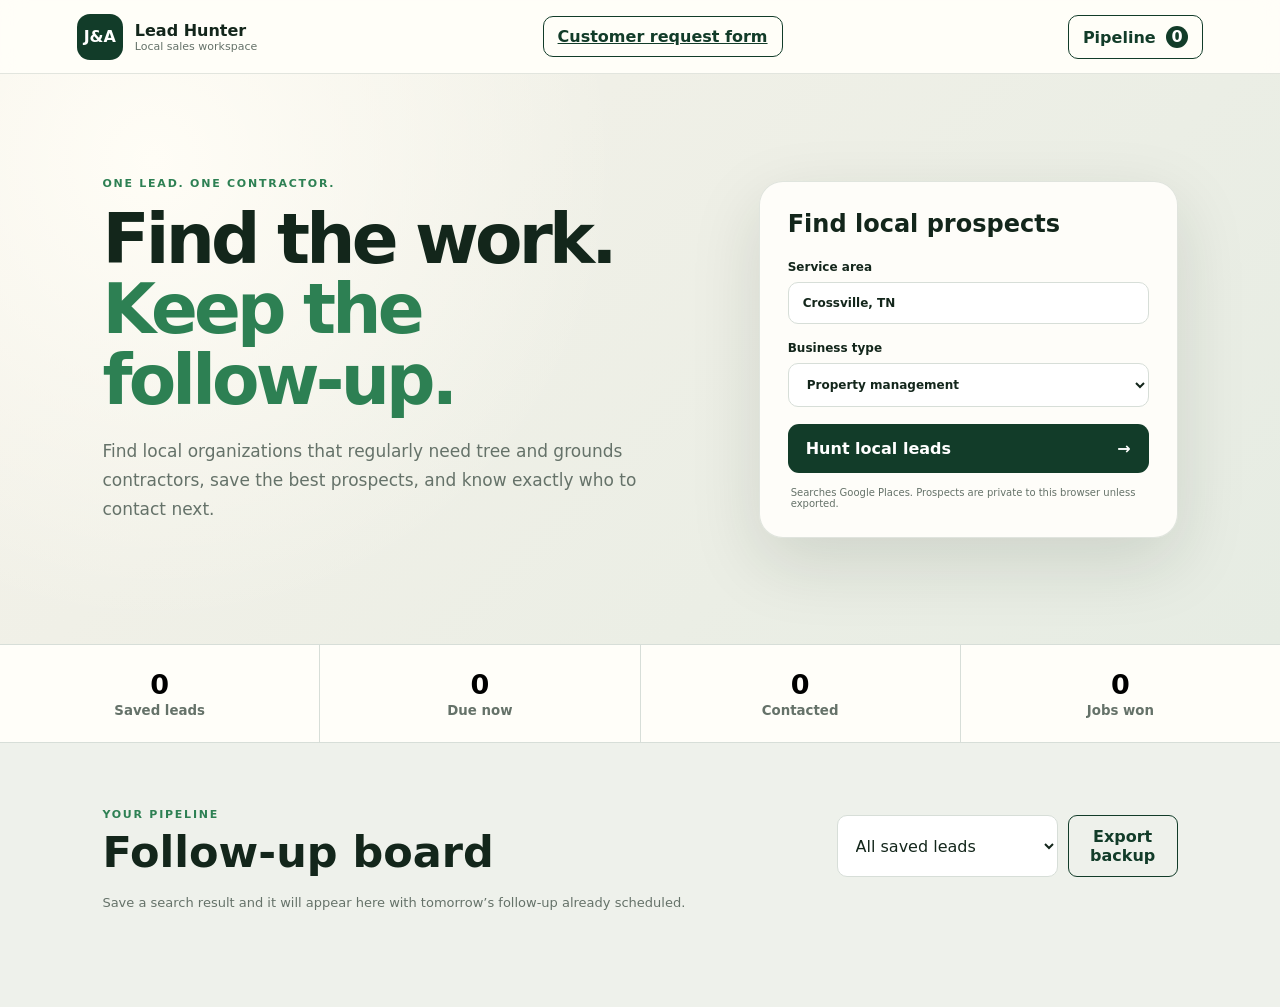
<file: index.html>
<!doctype html>
<html lang="en">
<head>
  <meta charset="utf-8">
  <meta name="viewport" content="width=device-width,initial-scale=1">
  <meta name="theme-color" content="#102c20">
  <title>J&amp;A Lead Hunter</title>
  <link rel="stylesheet" href="/styles.css">
</head>

<body>
  <header class="site-header">
    <a class="brand" href="#top">
      <span class="brand-mark">J&amp;A</span>
      <span>
        <strong>Lead Hunter</strong>
        <small>Local sales workspace</small>
      </span>
    </a>

    <a class="nav-button" href="/request">Customer request form</a>
    <button class="nav-button" id="show-pipeline" type="button">
      Pipeline <span id="saved-count">0</span>
    </button>
  </header>

  <main id="top">
    <section class="hero">
      <div>
        <p class="eyebrow">ONE LEAD. ONE CONTRACTOR.</p>

        <h1>
          Find the work.<br>
          <em>Keep the follow-up.</em>
        </h1>

        <p class="intro">
          Find local organizations that regularly need tree and grounds
          contractors, save the best prospects, and know exactly who to
          contact next.
        </p>
      </div>

      <form id="search-form" class="search-card">
        <h2>Find local prospects</h2>

        <label class="field">
          Service area
          <input
            id="location"
            name="location"
            value="Crossville, TN"
            maxlength="100"
            required
          >
        </label>

        <label class="field">
          Business type
          <select id="service" name="service">
            <option value="property management">Property management</option>
            <option value="real estate agency">Real estate agencies</option>
            <option value="general contractor">General contractors</option>
            <option value="golf course">Golf courses and parks</option>
            <option value="apartment complex">Apartment complexes</option>
            <option value="homeowners association">Homeowners associations</option>
            <option value="commercial property">Commercial properties</option>
            <option value="church">Churches</option>
          </select>
        </label>

        <button id="search-button" class="primary" type="submit">
          <span>Hunt local leads</span>
          <b>→</b>
        </button>

        <p class="form-note">
          Searches Google Places. Prospects are private to this browser
          unless exported.
        </p>
      </form>
    </section>

    <section class="dashboard" aria-label="Follow-up overview">
      <button class="metric" data-pipeline-filter="all">
        <span id="metric-total">0</span>
        <small>Saved leads</small>
      </button>

      <button class="metric urgent" data-pipeline-filter="due">
        <span id="metric-due">0</span>
        <small>Due now</small>
      </button>

      <button class="metric" data-pipeline-filter="contacted">
        <span id="metric-contacted">0</span>
        <small>Contacted</small>
      </button>

      <button class="metric" data-pipeline-filter="won">
        <span id="metric-won">0</span>
        <small>Jobs won</small>
      </button>
    </section>

    <section id="results-section" class="content-section" hidden>
      <div class="section-heading">
        <div>
          <p class="eyebrow">SEARCH RESULTS</p>
          <h2 id="results-title">Local prospects</h2>
        </div>

        <button
          id="download-results"
          class="secondary"
          type="button"
          hidden
        >
          Export CSV
        </button>
      </div>

      <p
        id="search-message"
        class="message"
        role="status"
        aria-live="polite"
      ></p>

      <div id="results" class="results-grid"></div>
    </section>

    <section id="pipeline-section" class="content-section pipeline-section">
      <div class="section-heading">
        <div>
          <p class="eyebrow">YOUR PIPELINE</p>
          <h2>Follow-up board</h2>
        </div>

        <div class="toolbar">
          <select id="pipeline-filter" aria-label="Filter saved leads">
            <option value="all">All saved leads</option>
            <option value="due">Due now</option>
            <option value="new">New</option>
            <option value="contacted">Contacted</option>
            <option value="quoted">Estimate sent</option>
            <option value="won">Won</option>
            <option value="lost">Not a fit</option>
          </select>

          <button id="export-pipeline" class="secondary" type="button">
            Export backup
          </button>
        </div>
      </div>

      <p id="pipeline-message" class="message"></p>
      <div id="pipeline" class="pipeline-list"></div>
    </section>
  </main>

  <dialog id="lead-dialog">
    <form id="lead-form" method="dialog">
      <div class="dialog-heading">
        <div>
          <p class="eyebrow">LEAD DETAILS</p>
          <h2 id="dialog-title">Update lead</h2>
        </div>

        <button class="icon-button" value="cancel" aria-label="Close">
          ×
        </button>
      </div>

      <input id="lead-id" type="hidden">

      <div class="dialog-grid">
        <label class="field">
          Status
          <select id="lead-status">
            <option value="new">New</option>
            <option value="contacted">Contacted</option>
            <option value="quoted">Estimate sent</option>
            <option value="won">Won</option>
            <option value="lost">Not a fit</option>
          </select>
        </label>

        <label class="field">
          Next follow-up
          <input id="lead-followup" type="datetime-local">
        </label>
      </div>

      <label class="field">
        Contact name
        <input
          id="lead-contact"
          maxlength="100"
          placeholder="Who handles the property?"
        >
      </label>

      <label class="field">
        Notes
        <textarea
          id="lead-notes"
          rows="5"
          maxlength="1000"
          placeholder="What did they say? What happens next?"
        ></textarea>
      </label>

      <div class="dialog-actions">
        <button id="delete-lead" class="danger" type="button">
          Delete lead
        </button>

        <button class="primary save-dialog" value="save">
          Save changes
        </button>
      </div>
    </form>
  </dialog>

  <div id="toast" class="toast" role="status" aria-live="polite"></div>

  <script src="/api.js" defer></script>
</body>
</html>
</file>
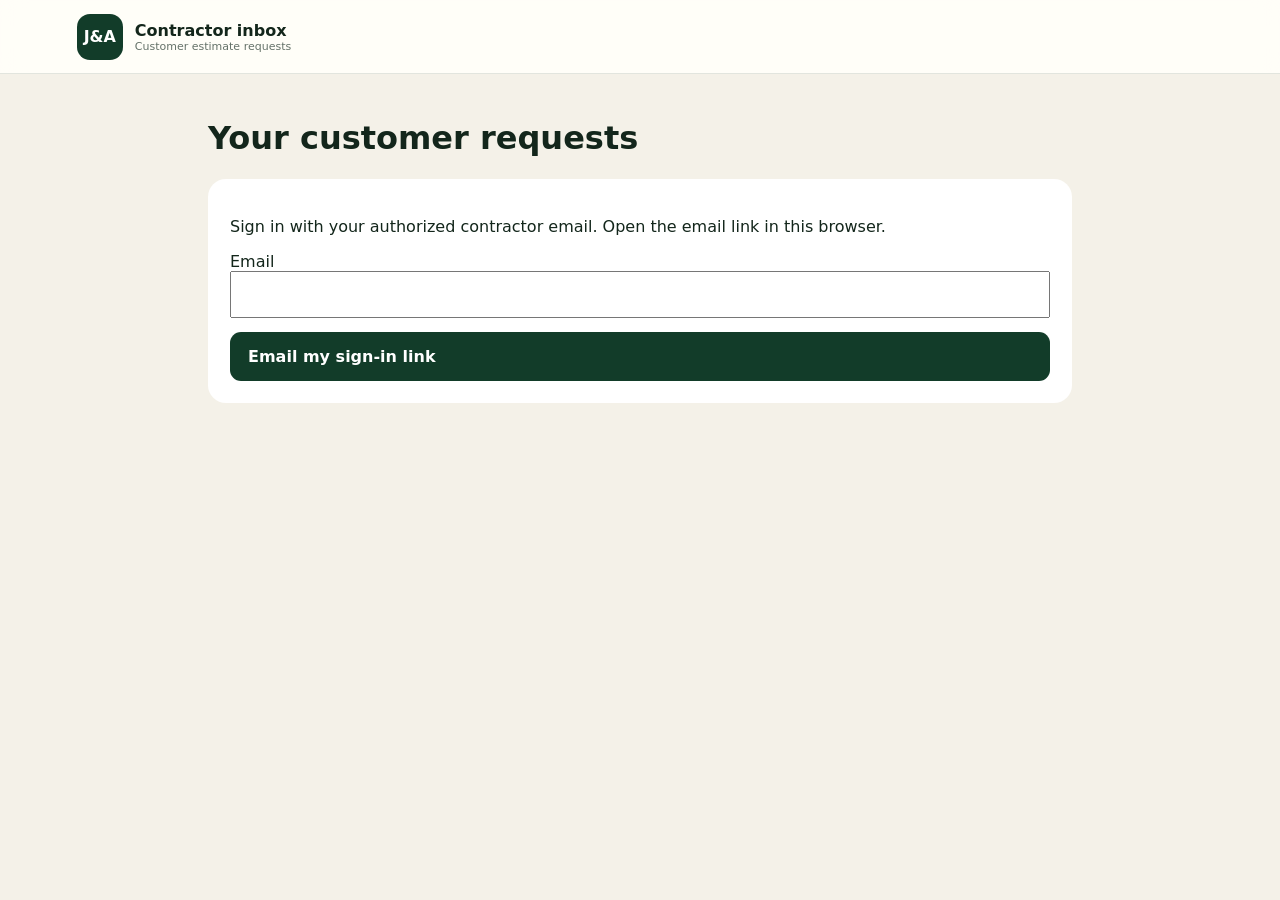
<file: inbox.html>
<!doctype html><html lang="en"><head><meta charset="utf-8"><meta name="viewport" content="width=device-width,initial-scale=1"><meta name="robots" content="noindex,nofollow"><meta name="referrer" content="no-referrer"><title>Contractor inbox | J&A</title><link rel="stylesheet" href="/styles.css"><script src="/inbox.js" defer></script><style>main{max-width:900px;margin:auto;padding:24px 18px}article,#login{background:white;border-radius:18px;padding:22px;margin:18px 0}label{display:block;margin:14px 0}input,select,textarea{width:100%;padding:12px;font:inherit;box-sizing:border-box}textarea{min-height:100px}.actions{display:flex;gap:12px;flex-wrap:wrap}#message{white-space:pre-line}p.details{white-space:pre-line;overflow-wrap:anywhere}[hidden]{display:none!important}.due{color:#a33;font-weight:bold}</style></head><body><header class="site-header"><a class="brand" href="/"><span class="brand-mark">J&A</span><span><strong>Contractor inbox</strong><small>Customer estimate requests</small></span></a></header><main><h1>Your customer requests</h1><p id="message" role="status" aria-live="polite"></p><form id="login"><p>Sign in with your authorized contractor email. Open the email link in this browser.</p><label>Email<input id="email" type="email" autocomplete="email" required></label><button class="primary">Email my sign-in link</button></form><section id="inbox" hidden><div class="actions"><button id="refresh">Refresh</button><button id="logout">Sign out</button></div><label>Show<select id="filter"><option value="all">All requests</option><option value="due">Follow-ups due</option><option>new</option><option>contacted</option><option>quoted</option><option>won</option><option>lost</option></select></label><p>Follow-up dates use your device’s local time. Saved dates appear here; reminder emails are not configured.</p><div id="requests"></div><button id="more" hidden>Load older requests</button></section></main></body></html>
</file>
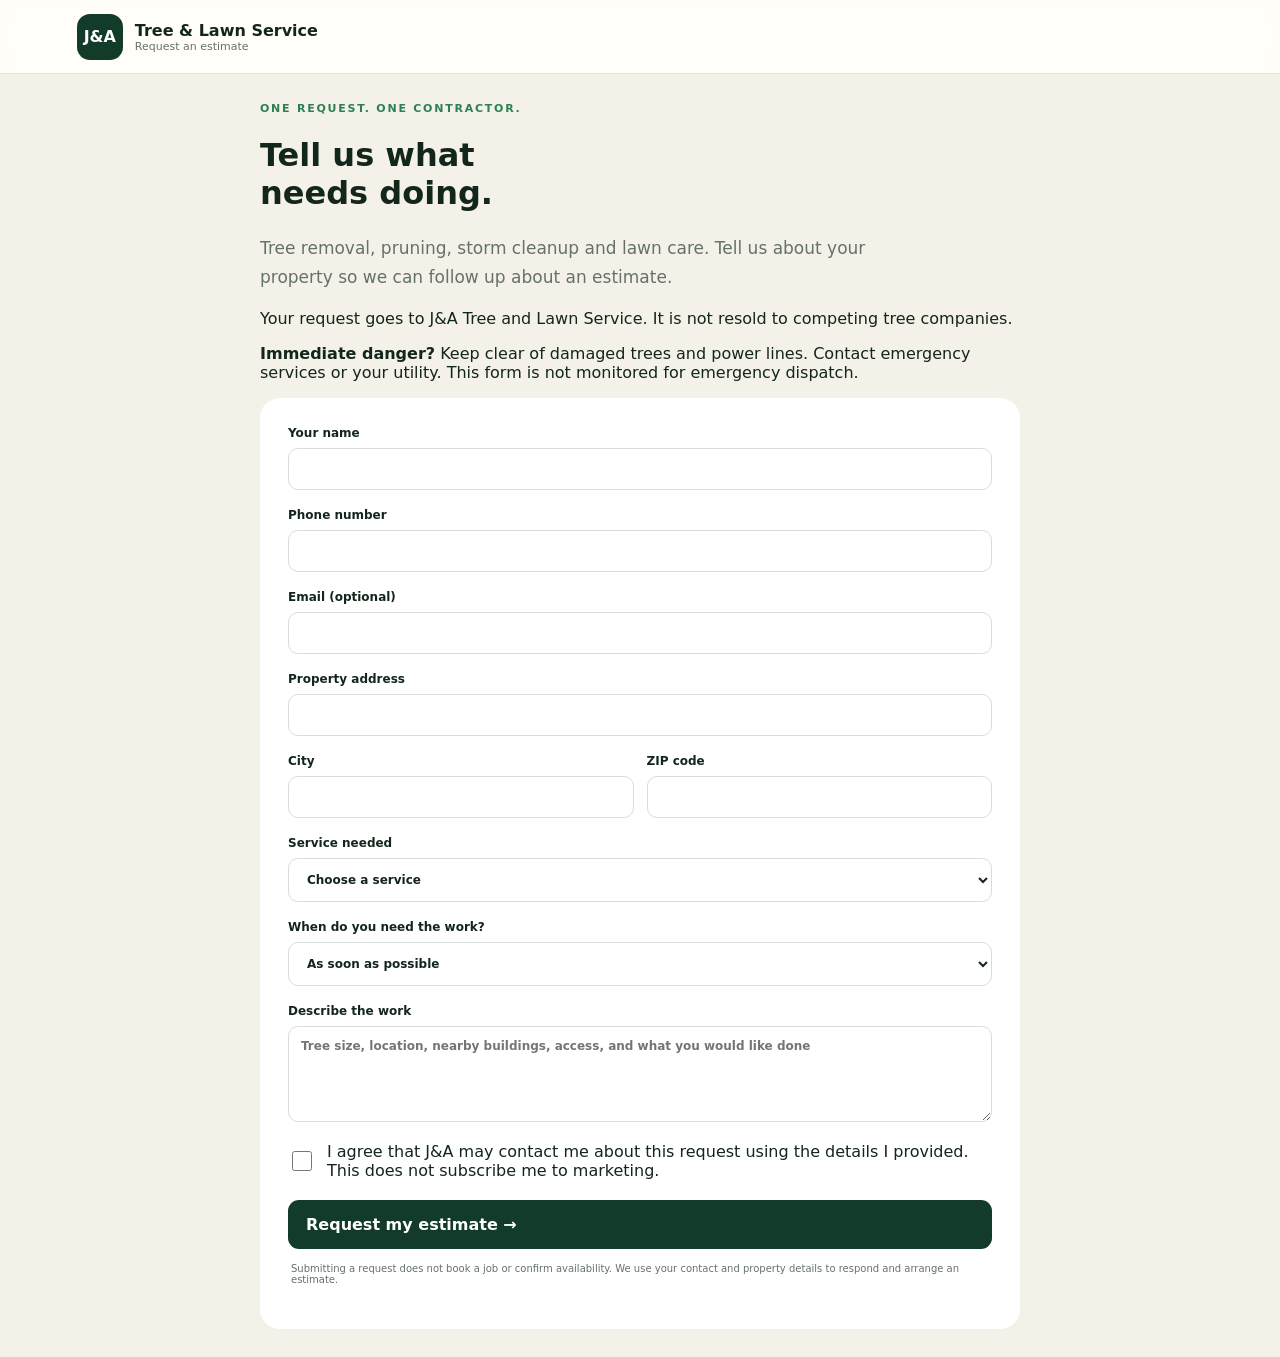
<file: request.html>
<!doctype html>
<html lang="en"><head><meta charset="utf-8"><meta name="viewport" content="width=device-width,initial-scale=1"><title>Request a tree service estimate | J&amp;A</title><meta name="description" content="Request an estimate for tree removal, pruning, storm cleanup or lawn care from J&A Tree and Lawn Service."><link rel="stylesheet" href="/styles.css"><style>main{max-width:800px;margin:auto;padding:28px 20px}.request-card{background:white;padding:28px;border-radius:20px}.request-card .field{margin-bottom:18px}.request-card textarea{width:100%;font:inherit;padding:12px}.request-card .primary{width:100%}.check{display:flex;gap:12px;margin:20px 0}.check input{flex:none;width:20px}.trap{position:absolute;left:-10000px}#request-message{white-space:pre-line}</style><script src="/request.js" defer></script></head>
<body><header class="site-header"><span class="brand"><span class="brand-mark">J&amp;A</span><span><strong>Tree &amp; Lawn Service</strong><small>Request an estimate</small></span></span></header>
<main><p class="eyebrow">ONE REQUEST. ONE CONTRACTOR.</p><h1>Tell us what<br>needs doing.</h1><p class="intro">Tree removal, pruning, storm cleanup and lawn care. Tell us about your property so we can follow up about an estimate.</p><p>Your request goes to J&amp;A Tree and Lawn Service. It is not resold to competing tree companies.</p><p><strong>Immediate danger?</strong> Keep clear of damaged trees and power lines. Contact emergency services or your utility. This form is not monitored for emergency dispatch.</p>
<form id="request-form" class="request-card">
<label class="field">Your name<input name="name" autocomplete="name" maxlength="100" required></label>
<label class="field">Phone number<input name="phone" type="tel" autocomplete="tel" maxlength="30" required></label>
<label class="field">Email (optional)<input name="email" type="email" autocomplete="email" maxlength="254"></label>
<label class="field">Property address<input name="address" autocomplete="street-address" maxlength="250" required></label>
<div class="dialog-grid"><label class="field">City<input name="city" autocomplete="address-level2" maxlength="100" required></label><label class="field">ZIP code<input name="zip" autocomplete="postal-code" inputmode="numeric" pattern="[0-9]{5}(-[0-9]{4})?" maxlength="10" required></label></div>
<label class="field">Service needed<select name="service" required><option value="">Choose a service</option><option>Tree removal</option><option>Tree pruning</option><option>Storm cleanup</option><option>Lawn and grounds care</option><option>Other</option></select></label>
<label class="field">When do you need the work?<select name="timing" required><option>As soon as possible</option><option>Within two weeks</option><option>Within a month</option><option>Just planning</option></select></label>
<label class="field">Describe the work<textarea name="description" rows="5" maxlength="2000" required placeholder="Tree size, location, nearby buildings, access, and what you would like done"></textarea></label>
<label class="trap" aria-hidden="true">Company website<input name="website" tabindex="-1" autocomplete="off"></label>
<label class="check"><input name="consent" type="checkbox" required><span>I agree that J&amp;A may contact me about this request using the details I provided. This does not subscribe me to marketing.</span></label>
<button id="submit-request" class="primary" type="submit">Request my estimate →</button><p class="form-note">Submitting a request does not book a job or confirm availability. We use your contact and property details to respond and arrange an estimate.</p><p id="request-message" role="status" aria-live="polite"></p></form></main></body></html>
</file>
<file: styles.css>
:root {
  --ink: #13261b;
  --forest: #123c29;
  --green: #2d8053;
  --cream: #f4f1e8;
  --paper: #fffef9;
  --muted: #657269;
  --line: #d7ded8;
  --red: #b53f35;
}

* {
  box-sizing: border-box;
}

html {
  scroll-behavior: smooth;
}

body {
  margin: 0;
  color: var(--ink);
  background: var(--cream);
  font-family: Inter, system-ui, sans-serif;
}

.site-header {
  position: sticky;
  top: 0;
  z-index: 10;
  min-height: 74px;
  display: flex;
  align-items: center;
  justify-content: space-between;
  padding: 12px clamp(18px, 6vw, 88px);
  border-bottom: 1px solid #1432231f;
  background: #fffef9ef;
  backdrop-filter: blur(12px);
}

.brand {
  display: flex;
  align-items: center;
  gap: 12px;
  color: inherit;
  text-decoration: none;
}

.brand-mark {
  display: grid;
  place-items: center;
  width: 46px;
  height: 46px;
  border-radius: 13px;
  color: #fff;
  background: var(--forest);
  font-weight: 900;
}

.brand strong,
.brand small {
  display: block;
}

.brand small {
  color: var(--muted);
  font-size: 11px;
}

.nav-button {
  padding: 10px 14px;
  border: 1px solid var(--forest);
  border-radius: 10px;
  color: var(--forest);
  background: transparent;
  font-weight: 800;
}

.nav-button span {
  display: inline-grid;
  place-items: center;
  min-width: 22px;
  height: 22px;
  margin-left: 5px;
  border-radius: 20px;
  color: #fff;
  background: var(--forest);
}

button,
input,
select,
textarea {
  font: inherit;
}

button {
  cursor: pointer;
}

.hero {
  min-height: 570px;
  display: grid;
  grid-template-columns: 1.15fr 0.85fr;
  gap: clamp(35px, 7vw, 110px);
  align-items: center;
  padding: 65px clamp(20px, 8vw, 120px);
  background:
    radial-gradient(
      circle at 12% 15%,
      #fffdf6 0,
      transparent 38%
    ),
    linear-gradient(
      135deg,
      #f5f2e9,
      #e6ece3
    );
}

.eyebrow {
  margin: 0;
  color: var(--green);
  font-size: 11px;
  font-weight: 900;
  letter-spacing: 0.16em;
}

.hero h1 {
  margin: 14px 0 22px;
  font-size: clamp(42px, 5.4vw, 75px);
  line-height: 1.02;
  letter-spacing: -0.055em;
}

.hero h1 em {
  color: var(--green);
  font-style: normal;
}

.intro {
  max-width: 630px;
  color: var(--muted);
  font-size: 17px;
  line-height: 1.7;
}

.search-card {
  padding: 28px;
  border: 1px solid #173e2b21;
  border-radius: 24px;
  background: #fffefaef;
  box-shadow: 0 24px 70px #14261b21;
}

.search-card h2 {
  margin: 0 0 22px;
}

.field {
  display: grid;
  gap: 8px;
  margin-bottom: 17px;
  font-size: 12px;
  font-weight: 800;
}

.field input,
.field select,
.field textarea,
.toolbar select {
  width: 100%;
  padding: 13px 14px;
  border: 1px solid var(--line);
  border-radius: 10px;
  color: var(--ink);
  background: #fff;
}

.primary {
  display: flex;
  align-items: center;
  justify-content: space-between;
  width: 100%;
  padding: 15px 18px;
  border: 0;
  border-radius: 11px;
  color: #fff;
  background: var(--forest);
  font-weight: 800;
}

.primary:hover {
  background: var(--green);
}

.form-note {
  margin: 14px 3px 0;
  color: var(--muted);
  font-size: 10px;
}

.dashboard {
  display: grid;
  grid-template-columns: repeat(4, 1fr);
  gap: 1px;
  border-block: 1px solid var(--line);
  background: var(--line);
}

.metric {
  display: grid;
  gap: 3px;
  padding: 24px 18px;
  border: 0;
  background: var(--paper);
}

.metric span {
  font-size: 27px;
  font-weight: 900;
}

.metric small {
  color: var(--muted);
  font-weight: 700;
}

.metric.active span {
  color: var(--red);
}

.content-section {
  padding: 65px clamp(18px, 8vw, 120px) 80px;
  background: var(--paper);
}

.pipeline-section {
  background: #eef1eb;
}

.section-heading {
  display: flex;
  align-items: end;
  justify-content: space-between;
  gap: 20px;
}

.section-heading h2 {
  margin: 6px 0 0;
  font-size: clamp(28px, 4vw, 43px);
}

.toolbar {
  display: flex;
  gap: 10px;
}

.secondary,
.action-button {
  padding: 11px 14px;
  border: 1px solid var(--forest);
  border-radius: 9px;
  color: var(--forest);
  background: transparent;
  font-weight: 800;
  text-decoration: none;
}

.message {
  min-height: 50px;
  margin: 0;
  padding: 18px 0 12px;
  color: var(--muted);
  font-size: 13px;
}

.error {
  color: var(--red);
}

.results-grid {
  display: grid;
  grid-template-columns:
    repeat(2, minmax(0, 1fr));
  gap: 14px;
}

.lead-card {
  display: flex;
  flex-direction: column;
  min-height: 260px;
  padding: 22px;
  border: 1px solid var(--line);
  border-radius: 17px;
  background: #fff;
}

.lead-top {
  display: flex;
  justify-content: space-between;
  color: var(--green);
  font-size: 11px;
  font-weight: 800;
}

.lead-card h3 {
  margin: 14px 0 8px;
}

.address {
  min-height: 38px;
  margin: 0 0 9px;
  color: var(--muted);
  font-size: 12px;
}

.phone {
  color: var(--green);
  font-weight: 800;
}

.muted {
  color: var(--muted);
  font-size: 12px;
}

.lead-links {
  display: flex;
  gap: 14px;
  margin-top: auto;
  padding-top: 18px;
}

.lead-links a,
.lead-links button {
  padding: 0;
  border: 0;
  color: var(--green);
  background: none;
  font-size: 11px;
  font-weight: 800;
}

.save-button {
  width: 100%;
  margin-top: 16px;
  padding: 12px;
  border: 0;
  border-radius: 9px;
  color: #fff;
  background: var(--forest);
  font-weight: 800;
}

.save-button.saved {
  color: var(--green);
  background: #e3f1e7;
}

.pipeline-list {
  display: grid;
  gap: 11px;
}

.pipeline-card {
  display: flex;
  align-items: center;
  justify-content: space-between;
  gap: 24px;
  padding: 20px;
  border: 1px solid var(--line);
  border-left: 5px solid var(--green);
  border-radius: 14px;
  background: #fff;
}

.pipeline-card.is-due {
  border-left-color: var(--red);
}

.pipeline-title {
  display: flex;
  gap: 8px;
}

.status-pill,
.due-pill {
  padding: 4px 8px;
  border-radius: 20px;
  color: var(--green);
  background: #e5eee8;
  font-size: 10px;
  font-weight: 900;
  text-transform: uppercase;
}

.due-pill {
  color: #8a211b;
  background: #ffe3df;
}

.pipeline-main h3 {
  margin: 9px 0 5px;
}

.pipeline-main p {
  margin: 0 0 7px;
  color: var(--muted);
  font-size: 12px;
}

.pipeline-main small {
  color: var(--muted);
}

.pipeline-actions {
  display: flex;
  flex-wrap: wrap;
  justify-content: flex-end;
  gap: 8px;
}

.primary-small {
  color: #fff;
  background: var(--forest);
}

dialog {
  width: min(620px, calc(100% - 24px));
  padding: 0;
  border: 0;
  border-radius: 20px;
  box-shadow: 0 30px 100px #0006;
}

dialog::backdrop {
  background: #07140ca6;
}

.dialog-heading {
  display: flex;
  justify-content: space-between;
  margin-bottom: 22px;
}

.dialog-heading h2 {
  margin: 6px 0 0;
}

#lead-form {
  padding: 27px;
}

.icon-button {
  width: 38px;
  height: 38px;
  border: 0;
  border-radius: 50%;
  font-size: 24px;
}

.dialog-grid {
  display: grid;
  grid-template-columns: 1fr 1fr;
  gap: 13px;
}

.dialog-actions {
  display: flex;
  justify-content: space-between;
  gap: 14px;
  margin-top: 24px;
}

.save-dialog {
  width: auto;
}

.danger {
  border: 0;
  color: var(--red);
  background: transparent;
  font-weight: 800;
}

.toast {
  position: fixed;
  right: 20px;
  bottom: 20px;
  z-index: 20;
  padding: 13px 17px;
  border-radius: 10px;
  color: #fff;
  background: var(--forest);
  opacity: 0;
  transform: translateY(12px);
  transition: 0.2s;
}

.toast.show {
  opacity: 1;
  transform: none;
}

@media (max-width: 800px) {
  .hero {
    grid-template-columns: 1fr;
    min-height: auto;
    padding-top: 48px;
  }

  .results-grid {
    grid-template-columns: 1fr !important;
  }

  .pipeline-card {
    align-items: flex-start;
    flex-direction: column;
  }

  .dashboard {
    grid-template-columns: repeat(2, 1fr);
  }
}

@media (max-width: 560px) {
  .site-header {
    padding-inline: 14px;
  }

  .hero {
    padding: 42px 16px;
  }

  .hero h1 {
    font-size: 40px;
  }

  .content-section {
    padding: 48px 15px 60px;
  }

  .section-heading {
    align-items: flex-start;
    flex-direction: column;
  }

  .toolbar {
    width: 100%;
    flex-direction: column;
  }

  .secondary {
    width: 100%;
  }

  .dialog-grid {
    grid-template-columns: 1fr;
  }

  .dialog-actions {
    flex-direction: column-reverse;
  }

  .save-dialog {
    width: 100%;
  }

  .pipeline-actions {
    width: 100%;
  }

  .action-button {
    flex: 1;
    text-align: center;
  }
}
</file>
